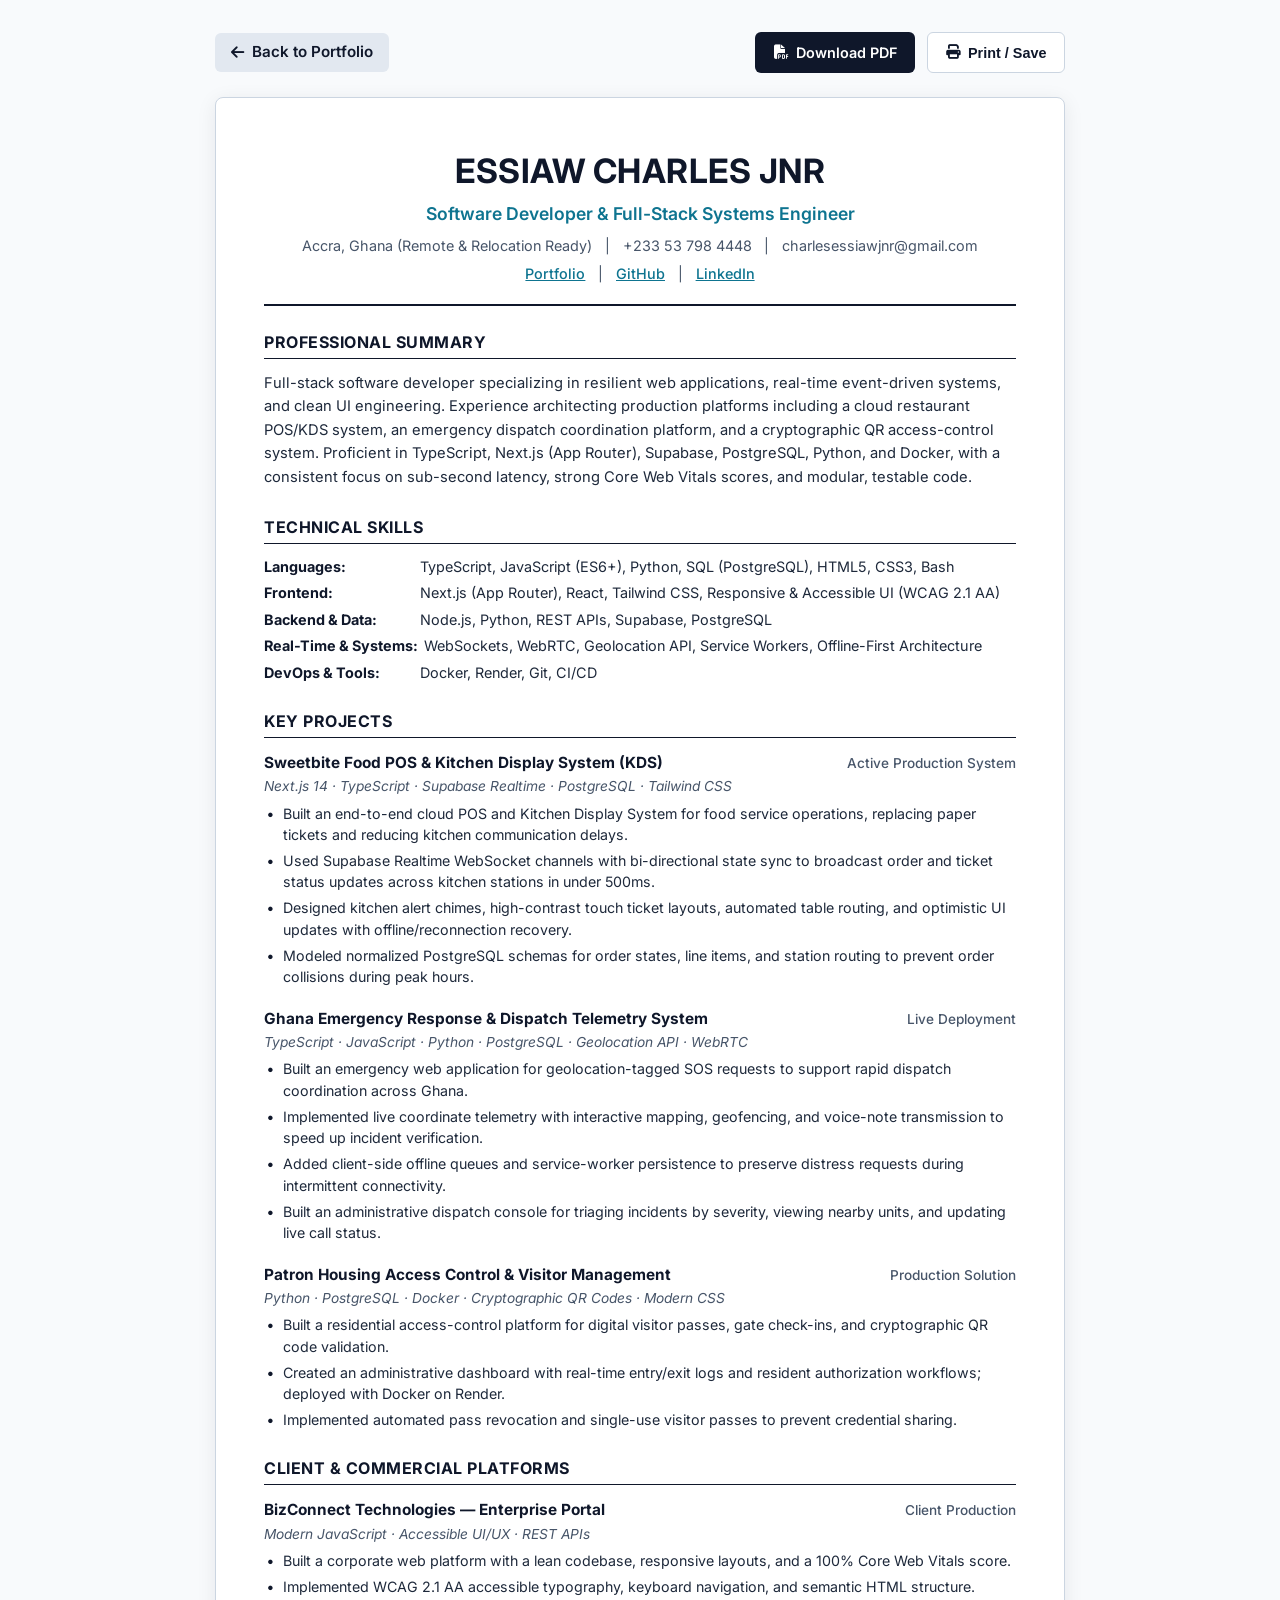
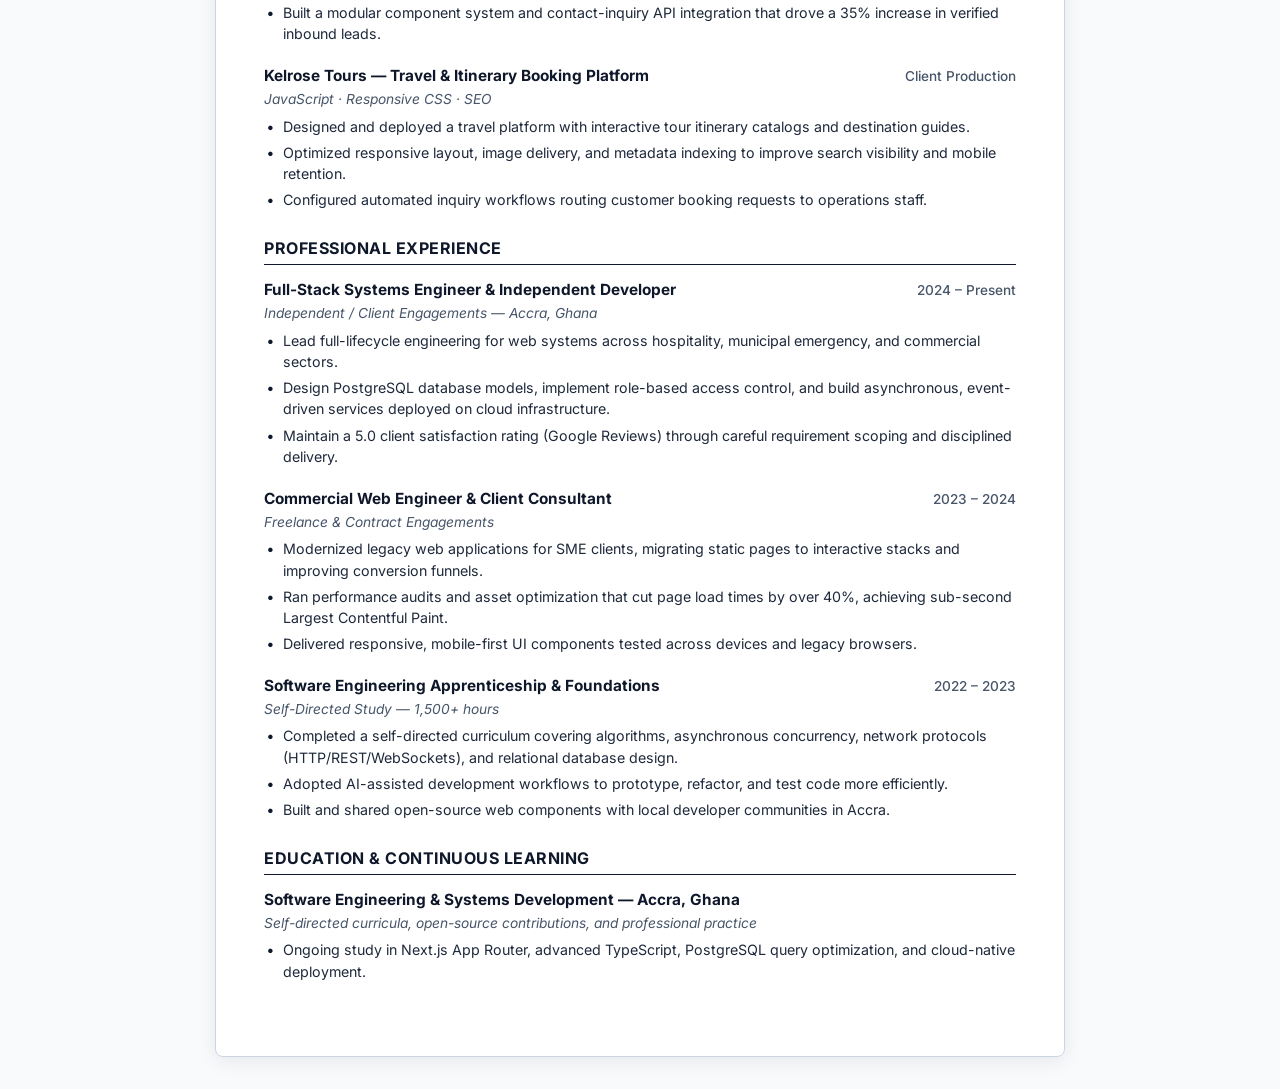
<file: resume.html>
<!DOCTYPE html>
<html lang="en">
<head>
    <meta charset="UTF-8">
    <meta name="viewport" content="width=device-width, initial-scale=1.0">
    <title>Essiaw Charles Jnr - Software Developer & Full-Stack Systems Engineer Resume</title>
    <meta name="description" content="Official developer resume for Essiaw Charles Jnr. Full-stack software developer specializing in TypeScript, Next.js, Supabase, Python, PostgreSQL, and real-time systems.">
    <link rel="preconnect" href="https://fonts.googleapis.com">
    <link rel="preconnect" href="https://fonts.gstatic.com" crossorigin>
    <link href="https://fonts.googleapis.com/css2?family=Inter:wght@400;500;600;700&display=swap" rel="stylesheet">
    <link rel="stylesheet" href="https://cdnjs.cloudflare.com/ajax/libs/font-awesome/6.5.0/css/all.min.css">
    <style>
        :root {
            --primary: #0f172a;
            --accent: #0e7490;
            --text-main: #1e293b;
            --text-muted: #475569;
            --border: #cbd5e1;
            --bg: #f8fafc;
            --card-bg: #ffffff;
            --link: #0891b2;
        }

        * {
            box-sizing: border-box;
            margin: 0;
            padding: 0;
        }

        body {
            font-family: 'Inter', -apple-system, BlinkMacSystemFont, "Segoe UI", Roboto, sans-serif;
            background-color: var(--bg);
            color: var(--text-main);
            line-height: 1.5;
            padding: 2rem 1rem;
            -webkit-font-smoothing: antialiased;
        }

        .action-bar {
            max-width: 850px;
            margin: 0 auto 1.5rem;
            display: flex;
            justify-content: space-between;
            align-items: center;
            flex-wrap: wrap;
            gap: 1rem;
        }

        .back-link {
            display: inline-flex;
            align-items: center;
            gap: 0.5rem;
            color: var(--primary);
            text-decoration: none;
            font-weight: 600;
            font-size: 0.95rem;
            padding: 0.5rem 1rem;
            border-radius: 6px;
            background: #e2e8f0;
            transition: all 0.2s ease;
        }

        .back-link:hover {
            background: #cbd5e1;
        }

        .action-buttons {
            display: flex;
            gap: 0.75rem;
        }

        .btn {
            display: inline-flex;
            align-items: center;
            gap: 0.5rem;
            padding: 0.55rem 1.1rem;
            border-radius: 6px;
            font-size: 0.9rem;
            font-weight: 600;
            cursor: pointer;
            text-decoration: none;
            border: 1px solid transparent;
            transition: all 0.2s ease;
        }

        .btn-primary {
            background-color: var(--primary);
            color: #ffffff;
        }

        .btn-primary:hover {
            background-color: #1e293b;
        }

        .btn-outline {
            border-color: var(--border);
            color: var(--primary);
            background: #ffffff;
        }

        .btn-outline:hover {
            background: #f1f5f9;
        }

        .resume-page {
            max-width: 850px;
            margin: 0 auto;
            background: var(--card-bg);
            padding: 3rem;
            border-radius: 8px;
            box-shadow: 0 4px 20px rgba(15, 23, 42, 0.08);
            border: 1px solid var(--border);
        }

        header {
            text-align: center;
            margin-bottom: 1.5rem;
            padding-bottom: 1.2rem;
            border-bottom: 2px solid var(--primary);
        }

        h1 {
            font-size: 2.1rem;
            font-weight: 700;
            color: var(--primary);
            letter-spacing: 0.5px;
            margin-bottom: 0.25rem;
            text-transform: uppercase;
        }

        .title {
            font-size: 1.1rem;
            font-weight: 600;
            color: var(--accent);
            margin-bottom: 0.5rem;
        }

        .contact-info {
            display: flex;
            justify-content: center;
            flex-wrap: wrap;
            gap: 0.4rem 0.8rem;
            font-size: 0.9rem;
            color: var(--text-muted);
            margin-bottom: 0.4rem;
        }

        .links-bar {
            display: flex;
            justify-content: center;
            gap: 0.8rem;
            font-size: 0.9rem;
        }

        .links-bar a {
            color: var(--accent);
            text-decoration: underline;
            font-weight: 500;
        }

        .links-bar span {
            color: var(--text-muted);
        }

        section {
            margin-bottom: 1.6rem;
        }

        h2 {
            font-size: 1.0rem;
            font-weight: 700;
            color: var(--primary);
            text-transform: uppercase;
            letter-spacing: 0.5px;
            border-bottom: 1.5px solid var(--primary);
            padding-bottom: 0.25rem;
            margin-bottom: 0.8rem;
        }

        .summary-text {
            font-size: 0.92rem;
            line-height: 1.6;
            color: var(--text-main);
        }

        .skills-table {
            display: flex;
            flex-direction: column;
            gap: 0.35rem;
            font-size: 0.9rem;
        }

        .skill-row {
            display: flex;
            flex-wrap: wrap;
            gap: 0.4rem;
            line-height: 1.45;
        }

        .skill-name {
            font-weight: 700;
            color: var(--primary);
            min-width: 150px;
        }

        .skill-detail {
            color: var(--text-main);
            flex: 1;
        }

        .item {
            margin-bottom: 1.2rem;
        }

        .item:last-child {
            margin-bottom: 0;
        }

        .item-header {
            display: flex;
            justify-content: space-between;
            align-items: baseline;
            flex-wrap: wrap;
            gap: 0.25rem;
            margin-bottom: 0.15rem;
        }

        .item-title {
            font-size: 0.96rem;
            font-weight: 700;
            color: var(--primary);
        }

        .item-period {
            font-size: 0.85rem;
            color: var(--text-muted);
            font-weight: 500;
        }

        .item-subtitle {
            font-size: 0.86rem;
            color: var(--text-muted);
            font-style: italic;
            margin-bottom: 0.35rem;
        }

        ul.bullets {
            list-style-type: none;
            padding-left: 0;
        }

        ul.bullets li {
            position: relative;
            padding-left: 1.2rem;
            font-size: 0.89rem;
            line-height: 1.5;
            margin-bottom: 0.3rem;
            color: var(--text-main);
        }

        ul.bullets li::before {
            content: "•";
            position: absolute;
            left: 0.2rem;
            color: var(--primary);
            font-weight: bold;
        }

        @media (max-width: 640px) {
            .resume-page {
                padding: 1.5rem;
            }
            .skill-name {
                min-width: 100%;
            }
        }

        @media print {
            body {
                background: none;
                padding: 0;
            }
            .action-bar {
                display: none;
            }
            .resume-page {
                box-shadow: none;
                border: none;
                padding: 0;
                max-width: 100%;
            }
            .page-break {
                break-before: page;
                page-break-before: always;
                margin-top: 1rem;
            }
            @page {
                margin: 14mm 16mm;
                size: A4;
            }
        }
    </style>
    <!-- Privacy-First, Cookie-Free Visitor Telemetry (GoatCounter) -->
    <script data-goatcounter="https://essiawcharles.goatcounter.com/count"
            async src="//gc.zgo.at/count.js"></script>
</head>
<body>

    <div class="action-bar">
        <a href="index.html" class="back-link"><i class="fas fa-arrow-left"></i> Back to Portfolio</a>
        <div class="action-buttons">
            <a href="resume.pdf" class="btn btn-primary" download="Essiaw_Charles_Jnr_Resume.pdf"><i class="fas fa-file-pdf"></i> Download PDF</a>
            <button type="button" onclick="window.print()" class="btn btn-outline"><i class="fas fa-print"></i> Print / Save</button>
        </div>
    </div>

    <div class="resume-page" id="resumeContent">
        <header>
            <h1>ESSIAW CHARLES JNR</h1>
            <div class="title">Software Developer &amp; Full-Stack Systems Engineer</div>
            <div class="contact-info">
                <span>Accra, Ghana (Remote &amp; Relocation Ready)</span>
                <span>|</span>
                <span>+233 53 798 4448</span>
                <span>|</span>
                <span>charlesessiawjnr@gmail.com</span>
            </div>
            <div class="links-bar">
                <a href="https://kojowallet01.github.io/essiawcharles/" target="_blank" rel="noopener">Portfolio</a>
                <span>|</span>
                <a href="https://github.com/kojowallet01" target="_blank" rel="noopener">GitHub</a>
                <span>|</span>
                <a href="https://www.linkedin.com/in/charles-essiaw-92794b253/" target="_blank" rel="noopener">LinkedIn</a>
            </div>
        </header>

        <section>
            <h2>PROFESSIONAL SUMMARY</h2>
            <p class="summary-text">
                Full-stack software developer specializing in resilient web applications, real-time event-driven systems, and clean UI engineering. Experience architecting production platforms including a cloud restaurant POS/KDS system, an emergency dispatch coordination platform, and a cryptographic QR access-control system. Proficient in TypeScript, Next.js (App Router), Supabase, PostgreSQL, Python, and Docker, with a consistent focus on sub-second latency, strong Core Web Vitals scores, and modular, testable code.
            </p>
        </section>

        <section>
            <h2>TECHNICAL SKILLS</h2>
            <div class="skills-table">
                <div class="skill-row">
                    <span class="skill-name">Languages:</span>
                    <span class="skill-detail">TypeScript, JavaScript (ES6+), Python, SQL (PostgreSQL), HTML5, CSS3, Bash</span>
                </div>
                <div class="skill-row">
                    <span class="skill-name">Frontend:</span>
                    <span class="skill-detail">Next.js (App Router), React, Tailwind CSS, Responsive &amp; Accessible UI (WCAG 2.1 AA)</span>
                </div>
                <div class="skill-row">
                    <span class="skill-name">Backend &amp; Data:</span>
                    <span class="skill-detail">Node.js, Python, REST APIs, Supabase, PostgreSQL</span>
                </div>
                <div class="skill-row">
                    <span class="skill-name">Real-Time &amp; Systems:</span>
                    <span class="skill-detail">WebSockets, WebRTC, Geolocation API, Service Workers, Offline-First Architecture</span>
                </div>
                <div class="skill-row">
                    <span class="skill-name">DevOps &amp; Tools:</span>
                    <span class="skill-detail">Docker, Render, Git, CI/CD</span>
                </div>
            </div>
        </section>

        <section>
            <h2>KEY PROJECTS</h2>

            <div class="item">
                <div class="item-header">
                    <div class="item-title">Sweetbite Food POS &amp; Kitchen Display System (KDS)</div>
                    <div class="item-period">Active Production System</div>
                </div>
                <div class="item-subtitle">Next.js 14 · TypeScript · Supabase Realtime · PostgreSQL · Tailwind CSS</div>
                <ul class="bullets">
                    <li>Built an end-to-end cloud POS and Kitchen Display System for food service operations, replacing paper tickets and reducing kitchen communication delays.</li>
                    <li>Used Supabase Realtime WebSocket channels with bi-directional state sync to broadcast order and ticket status updates across kitchen stations in under 500ms.</li>
                    <li>Designed kitchen alert chimes, high-contrast touch ticket layouts, automated table routing, and optimistic UI updates with offline/reconnection recovery.</li>
                    <li>Modeled normalized PostgreSQL schemas for order states, line items, and station routing to prevent order collisions during peak hours.</li>
                </ul>
            </div>

            <div class="item">
                <div class="item-header">
                    <div class="item-title">Ghana Emergency Response &amp; Dispatch Telemetry System</div>
                    <div class="item-period">Live Deployment</div>
                </div>
                <div class="item-subtitle">TypeScript · JavaScript · Python · PostgreSQL · Geolocation API · WebRTC</div>
                <ul class="bullets">
                    <li>Built an emergency web application for geolocation-tagged SOS requests to support rapid dispatch coordination across Ghana.</li>
                    <li>Implemented live coordinate telemetry with interactive mapping, geofencing, and voice-note transmission to speed up incident verification.</li>
                    <li>Added client-side offline queues and service-worker persistence to preserve distress requests during intermittent connectivity.</li>
                    <li>Built an administrative dispatch console for triaging incidents by severity, viewing nearby units, and updating live call status.</li>
                </ul>
            </div>

            <div class="item">
                <div class="item-header">
                    <div class="item-title">Patron Housing Access Control &amp; Visitor Management</div>
                    <div class="item-period">Production Solution</div>
                </div>
                <div class="item-subtitle">Python · PostgreSQL · Docker · Cryptographic QR Codes · Modern CSS</div>
                <ul class="bullets">
                    <li>Built a residential access-control platform for digital visitor passes, gate check-ins, and cryptographic QR code validation.</li>
                    <li>Created an administrative dashboard with real-time entry/exit logs and resident authorization workflows; deployed with Docker on Render.</li>
                    <li>Implemented automated pass revocation and single-use visitor passes to prevent credential sharing.</li>
                </ul>
            </div>
        </section>

        <section>
            <h2>CLIENT &amp; COMMERCIAL PLATFORMS</h2>

            <div class="item">
                <div class="item-header">
                    <div class="item-title">BizConnect Technologies — Enterprise Portal</div>
                    <div class="item-period">Client Production</div>
                </div>
                <div class="item-subtitle">Modern JavaScript · Accessible UI/UX · REST APIs</div>
                <ul class="bullets">
                    <li>Built a corporate web platform with a lean codebase, responsive layouts, and a 100% Core Web Vitals score.</li>
                    <li>Implemented WCAG 2.1 AA accessible typography, keyboard navigation, and semantic HTML structure.</li>
                    <li>Built a modular component system and contact-inquiry API integration that drove a 35% increase in verified inbound leads.</li>
                </ul>
            </div>

            <div class="item page-break">
                <div class="item-header">
                    <div class="item-title">Kelrose Tours — Travel &amp; Itinerary Booking Platform</div>
                    <div class="item-period">Client Production</div>
                </div>
                <div class="item-subtitle">JavaScript · Responsive CSS · SEO</div>
                <ul class="bullets">
                    <li>Designed and deployed a travel platform with interactive tour itinerary catalogs and destination guides.</li>
                    <li>Optimized responsive layout, image delivery, and metadata indexing to improve search visibility and mobile retention.</li>
                    <li>Configured automated inquiry workflows routing customer booking requests to operations staff.</li>
                </ul>
            </div>
        </section>

        <section>
            <h2>PROFESSIONAL EXPERIENCE</h2>

            <div class="item">
                <div class="item-header">
                    <div class="item-title">Full-Stack Systems Engineer &amp; Independent Developer</div>
                    <div class="item-period">2024 – Present</div>
                </div>
                <div class="item-subtitle">Independent / Client Engagements — Accra, Ghana</div>
                <ul class="bullets">
                    <li>Lead full-lifecycle engineering for web systems across hospitality, municipal emergency, and commercial sectors.</li>
                    <li>Design PostgreSQL database models, implement role-based access control, and build asynchronous, event-driven services deployed on cloud infrastructure.</li>
                    <li>Maintain a 5.0 client satisfaction rating (Google Reviews) through careful requirement scoping and disciplined delivery.</li>
                </ul>
            </div>

            <div class="item">
                <div class="item-header">
                    <div class="item-title">Commercial Web Engineer &amp; Client Consultant</div>
                    <div class="item-period">2023 – 2024</div>
                </div>
                <div class="item-subtitle">Freelance &amp; Contract Engagements</div>
                <ul class="bullets">
                    <li>Modernized legacy web applications for SME clients, migrating static pages to interactive stacks and improving conversion funnels.</li>
                    <li>Ran performance audits and asset optimization that cut page load times by over 40%, achieving sub-second Largest Contentful Paint.</li>
                    <li>Delivered responsive, mobile-first UI components tested across devices and legacy browsers.</li>
                </ul>
            </div>

            <div class="item">
                <div class="item-header">
                    <div class="item-title">Software Engineering Apprenticeship &amp; Foundations</div>
                    <div class="item-period">2022 – 2023</div>
                </div>
                <div class="item-subtitle">Self-Directed Study — 1,500+ hours</div>
                <ul class="bullets">
                    <li>Completed a self-directed curriculum covering algorithms, asynchronous concurrency, network protocols (HTTP/REST/WebSockets), and relational database design.</li>
                    <li>Adopted AI-assisted development workflows to prototype, refactor, and test code more efficiently.</li>
                    <li>Built and shared open-source web components with local developer communities in Accra.</li>
                </ul>
            </div>
        </section>

        <section>
            <h2>EDUCATION &amp; CONTINUOUS LEARNING</h2>

            <div class="item">
                <div class="item-header">
                    <div class="item-title">Software Engineering &amp; Systems Development — Accra, Ghana</div>
                </div>
                <div class="item-subtitle">Self-directed curricula, open-source contributions, and professional practice</div>
                <ul class="bullets">
                    <li>Ongoing study in Next.js App Router, advanced TypeScript, PostgreSQL query optimization, and cloud-native deployment.</li>
                </ul>
            </div>
        </section>
    </div>

</body>
</html>
</file>
